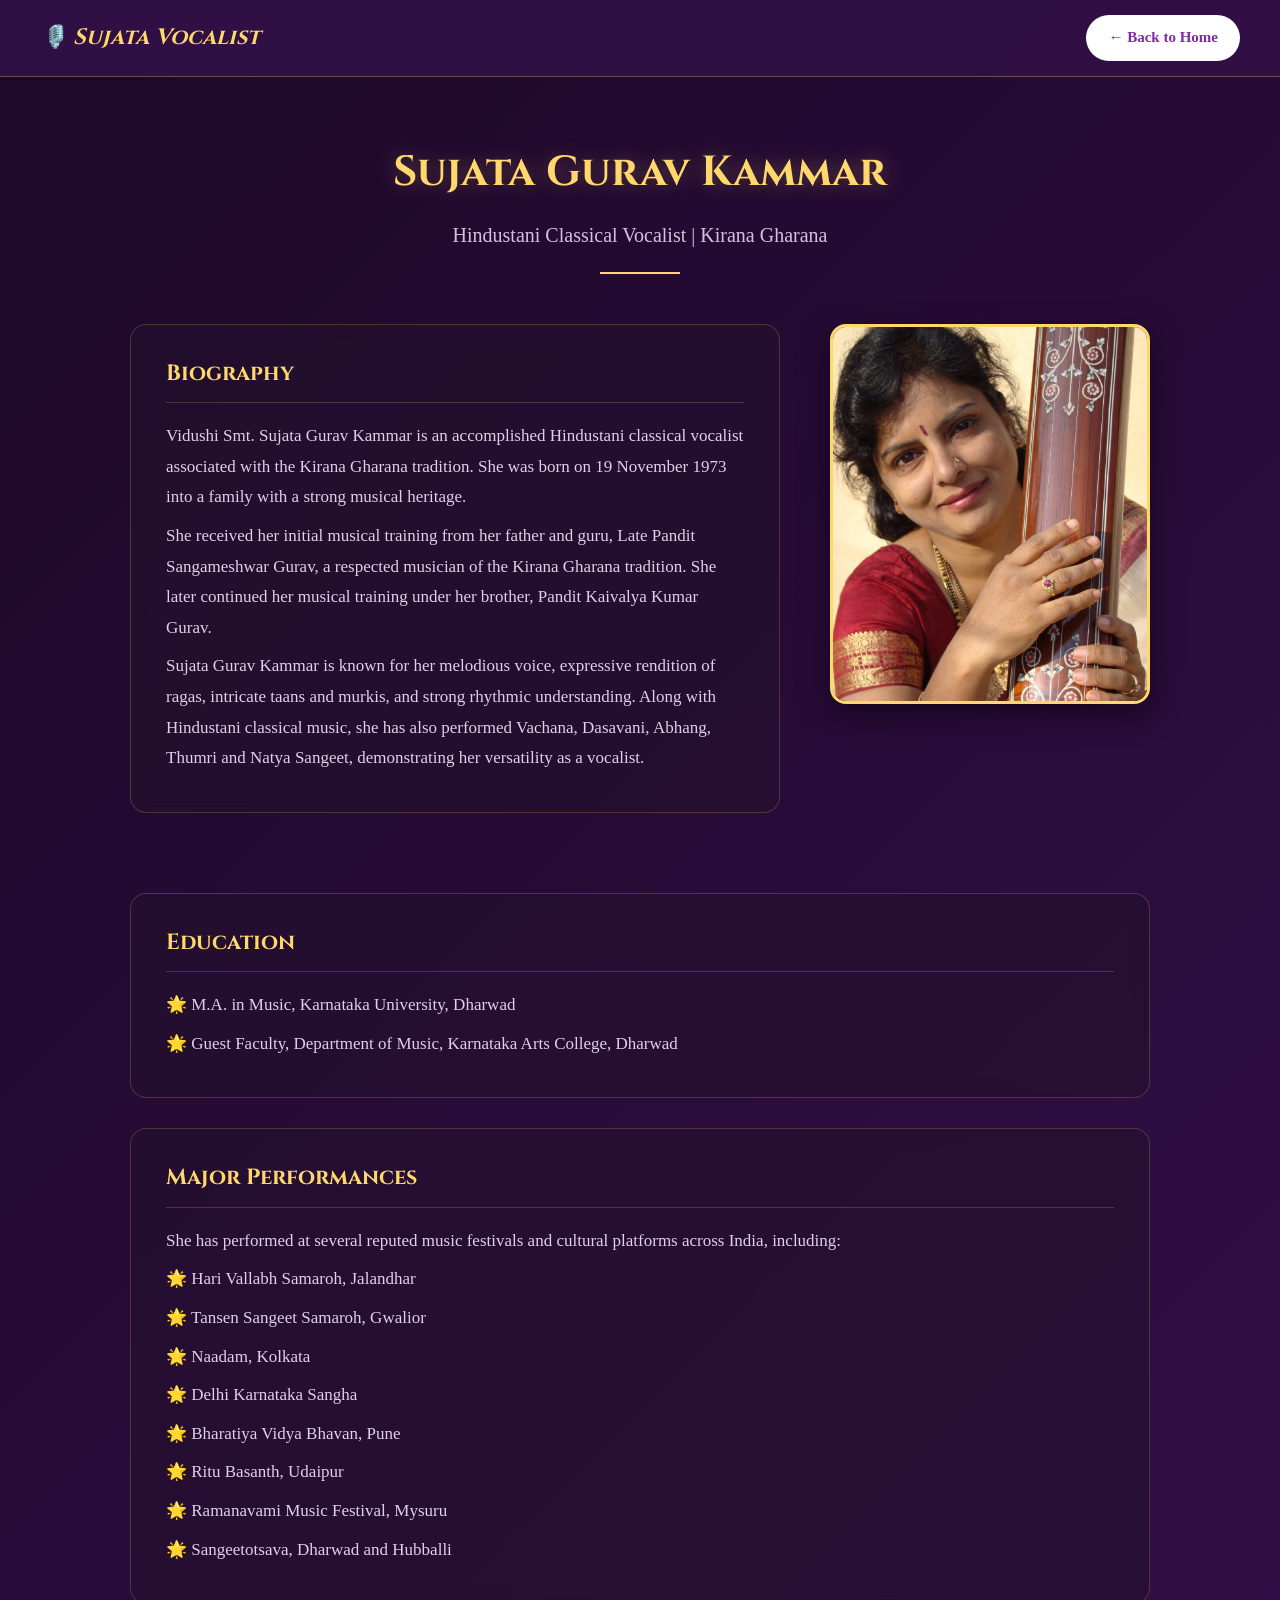
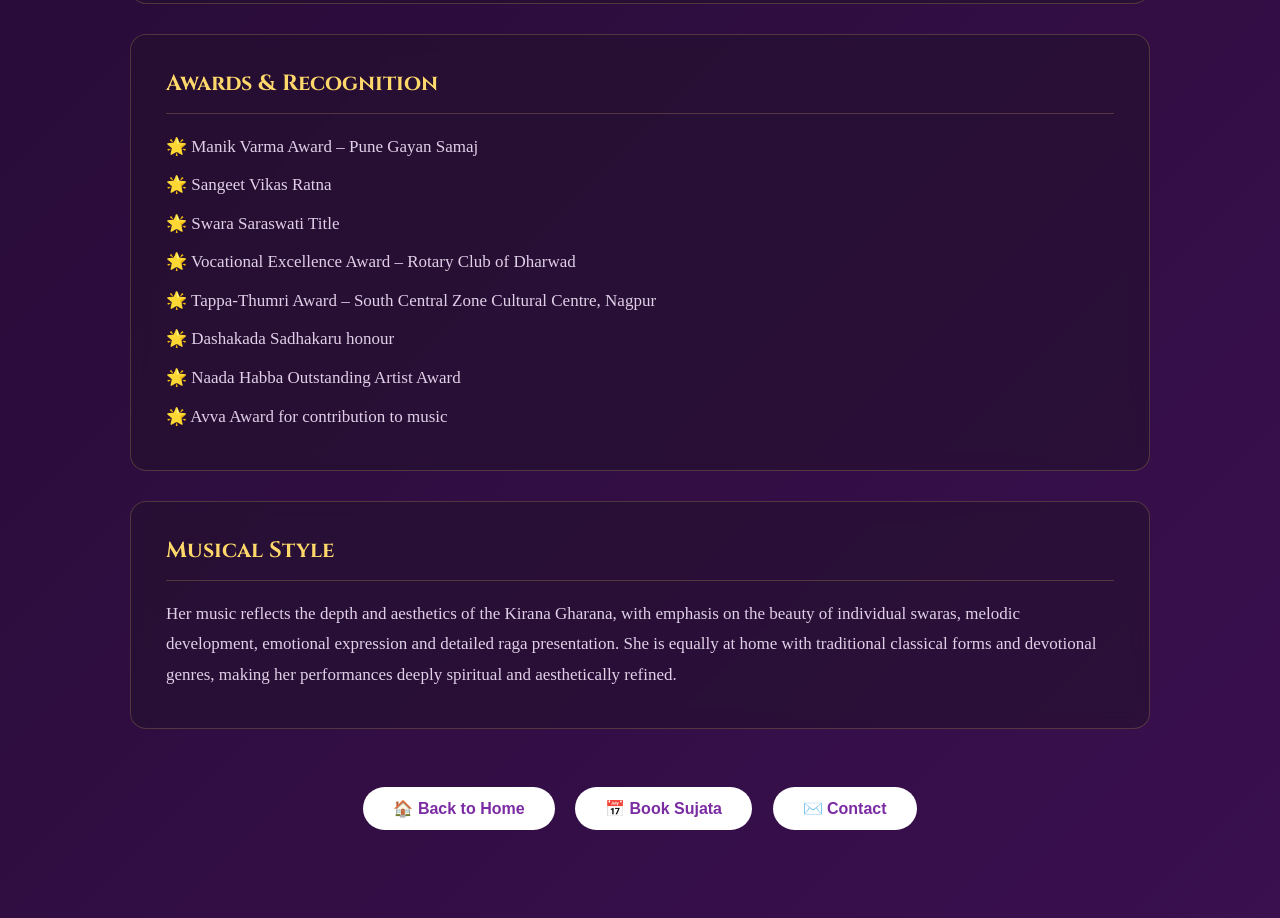
<file: SINGER PORTFOLIO/SINGER PORTFOLIO/templates/explore.html>
<!DOCTYPE html>
<html lang="en">
<head>
    <meta charset="UTF-8">
    <meta name="viewport" content="width=device-width, initial-scale=1.0">
    <title>Explore More – Sujata Gurav | Hindustani Classical Vocalist</title>
    <link rel="preconnect" href="https://fonts.googleapis.com">
    <link href="https://fonts.googleapis.com/css2?family=Cinzel:wght@400;600;700&display=swap" rel="stylesheet">
    <style>
        * { margin: 0; padding: 0; box-sizing: border-box; }
        body {
            background: linear-gradient(135deg, #1c0828, #3a104f);
            min-height: 100vh;
            color: white;
            font-family: Georgia, 'Times New Roman', Times, serif;
            line-height: 1.7;
            font-size: 18px;
        }

        /* NAV BAR */
        .back-nav {
            background: rgba(50, 16, 71, 0.95);
            backdrop-filter: blur(10px);
            padding: 15px 40px;
            display: flex;
            align-items: center;
            justify-content: space-between;
            border-bottom: 1px solid rgba(255,216,107,0.3);
            position: sticky;
            top: 0;
            z-index: 100;
        }
        .back-nav h2 {
            color: #ffd86b;
            font-size: 22px;
            font-family: 'Cinzel', serif;
            font-style: italic;
        }
        .back-btn {
            padding: 10px 22px;
            border: none;
            border-radius: 25px;
            background: white;
            color: #7b2ca3;
            font-size: 15px;
            font-weight: bold;
            cursor: pointer;
            transition: .3s;
            text-decoration: none;
            display: inline-block;
        }
        .back-btn:hover {
            background: #ffd86b;
            color: #321047;
            transform: translateY(-3px);
        }

        /* MAIN CONTENT */
        .page-wrapper {
            max-width: 1100px;
            margin: 0 auto;
            padding: 60px 40px 80px;
        }

        .page-header {
            text-align: center;
            margin-bottom: 50px;
        }
        .page-header h1 {
            color: #ffd86b;
            font-family: 'Cinzel', serif;
            font-size: 42px;
            margin-bottom: 10px;
            text-shadow: 0 0 20px rgba(255,216,107,0.3);
        }
        .page-header h2 {
            color: #d8c0e0;
            font-size: 20px;
            font-weight: normal;
            font-family: Georgia, serif;
        }
        .gold-line {
            width: 80px;
            height: 2px;
            background: #ffd86b;
            margin: 20px auto;
        }

        /* INTRO SECTION */
        .intro-section {
            display: flex;
            align-items: flex-start;
            gap: 50px;
            margin-bottom: 50px;
        }
        .intro-text { flex: 1; }
        .intro-image {
            flex-shrink: 0;
            width: 320px;
        }
        .intro-image img {
            width: 100%;
            height: 380px;
            object-fit: cover;
            border-radius: 16px;
            border: 3px solid #ffd86b;
            box-shadow: 0 10px 30px rgba(0,0,0,0.5);
        }

        /* SECTIONS */
        .section-block {
            background: rgba(36, 18, 46, 0.6);
            border: 1px solid rgba(255, 216, 107, 0.2);
            border-radius: 16px;
            padding: 30px 35px;
            margin-bottom: 30px;
            backdrop-filter: blur(8px);
        }
        .section-block h3 {
            color: #ffd86b;
            font-family: 'Cinzel', serif;
            font-size: 22px;
            margin-bottom: 18px;
            padding-bottom: 10px;
            border-bottom: 1px solid rgba(255,216,107,0.2);
        }
        .section-block p, .section-block li {
            color: #e0d0e8;
            font-size: 17px;
            line-height: 1.8;
            margin-bottom: 8px;
        }
        .section-block ul {
            list-style: none;
            padding: 0;
        }
        .section-block ul li::before {
            content: '🌟 ';
        }
        .award-list li::before {
            content: '🏆 ';
        }
        .perf-list li::before {
            content: '🎵 ';
        }

        /* CTA */
        .cta-section {
            text-align: center;
            margin-top: 50px;
        }
        button {
            padding: 12px 30px;
            margin: 8px;
            border: none;
            border-radius: 25px;
            background: white;
            color: #7b2ca3;
            font-size: 16px;
            font-weight: bold;
            cursor: pointer;
            transition: .3s;
        }
        button:hover {
            background: #ffd86b;
            color: #321047;
            transform: translateY(-4px);
        }

        @media (max-width: 768px) {
            .back-nav { padding: 12px 20px; }
            .page-wrapper { padding: 30px 20px 60px; }
            .page-header h1 { font-size: 28px; }
            .intro-section { flex-direction: column; }
            .intro-image { width: 100%; }
            .intro-image img { height: 250px; }
            .section-block { padding: 20px; }
        }
    </style>
</head>
<body>

    <div class="back-nav">
        <h2>🎙️ Sujata Vocalist</h2>
        <a href="/" class="back-btn">← Back to Home</a>
    </div>

    <div class="page-wrapper">

        <div class="page-header">
            <h1>Sujata Gurav Kammar</h1>
            <h2>Hindustani Classical Vocalist | Kirana Gharana</h2>
            <div class="gold-line"></div>
        </div>

        <div class="intro-section">
            <div class="intro-text">
                <div class="section-block">
                    <h3>Biography</h3>
                    <p>
                        Vidushi Smt. Sujata Gurav Kammar is an accomplished Hindustani classical vocalist associated with the Kirana Gharana tradition. She was born on 19 November 1973 into a family with a strong musical heritage.
                    </p>
                    <p>
                        She received her initial musical training from her father and guru, Late Pandit Sangameshwar Gurav, a respected musician of the Kirana Gharana tradition. She later continued her musical training under her brother, Pandit Kaivalya Kumar Gurav.
                    </p>
                    <p>
                        Sujata Gurav Kammar is known for her melodious voice, expressive rendition of ragas, intricate taans and murkis, and strong rhythmic understanding. Along with Hindustani classical music, she has also performed Vachana, Dasavani, Abhang, Thumri and Natya Sangeet, demonstrating her versatility as a vocalist.
                    </p>
                </div>
            </div>

            <div class="intro-image">
                <img src="../static/about.jpeg" alt="Sujata Gurav – Classical Vocalist">
            </div>
        </div>

        <div class="section-block">
            <h3>Education</h3>
            <ul>
                <li>M.A. in Music, Karnataka University, Dharwad</li>
                <li>Guest Faculty, Department of Music, Karnataka Arts College, Dharwad</li>
            </ul>
        </div>

        <div class="section-block">
            <h3>Major Performances</h3>
            <p>She has performed at several reputed music festivals and cultural platforms across India, including:</p>
            <ul class="perf-list">
                <li>Hari Vallabh Samaroh, Jalandhar</li>
                <li>Tansen Sangeet Samaroh, Gwalior</li>
                <li>Naadam, Kolkata</li>
                <li>Delhi Karnataka Sangha</li>
                <li>Bharatiya Vidya Bhavan, Pune</li>
                <li>Ritu Basanth, Udaipur</li>
                <li>Ramanavami Music Festival, Mysuru</li>
                <li>Sangeetotsava, Dharwad and Hubballi</li>
            </ul>
        </div>

        <div class="section-block">
            <h3>Awards &amp; Recognition</h3>
            <ul class="award-list">
                <li>Manik Varma Award – Pune Gayan Samaj</li>
                <li>Sangeet Vikas Ratna</li>
                <li>Swara Saraswati Title</li>
                <li>Vocational Excellence Award – Rotary Club of Dharwad</li>
                <li>Tappa-Thumri Award – South Central Zone Cultural Centre, Nagpur</li>
                <li>Dashakada Sadhakaru honour</li>
                <li>Naada Habba Outstanding Artist Award</li>
                <li>Avva Award for contribution to music</li>
            </ul>
        </div>

        <div class="section-block">
            <h3>Musical Style</h3>
            <p>
                Her music reflects the depth and aesthetics of the Kirana Gharana, with emphasis on the beauty of individual swaras, melodic development, emotional expression and detailed raga presentation. She is equally at home with traditional classical forms and devotional genres, making her performances deeply spiritual and aesthetically refined.
            </p>
        </div>

        <div class="cta-section">
            <button onclick="window.location.href='/'">🏠 Back to Home</button>
            <button onclick="window.location.href='/#Booking'">📅 Book Sujata</button>
            <button onclick="window.location.href='/#contact'">✉️ Contact</button>
        </div>

    </div>

</body>
</html>
</file>
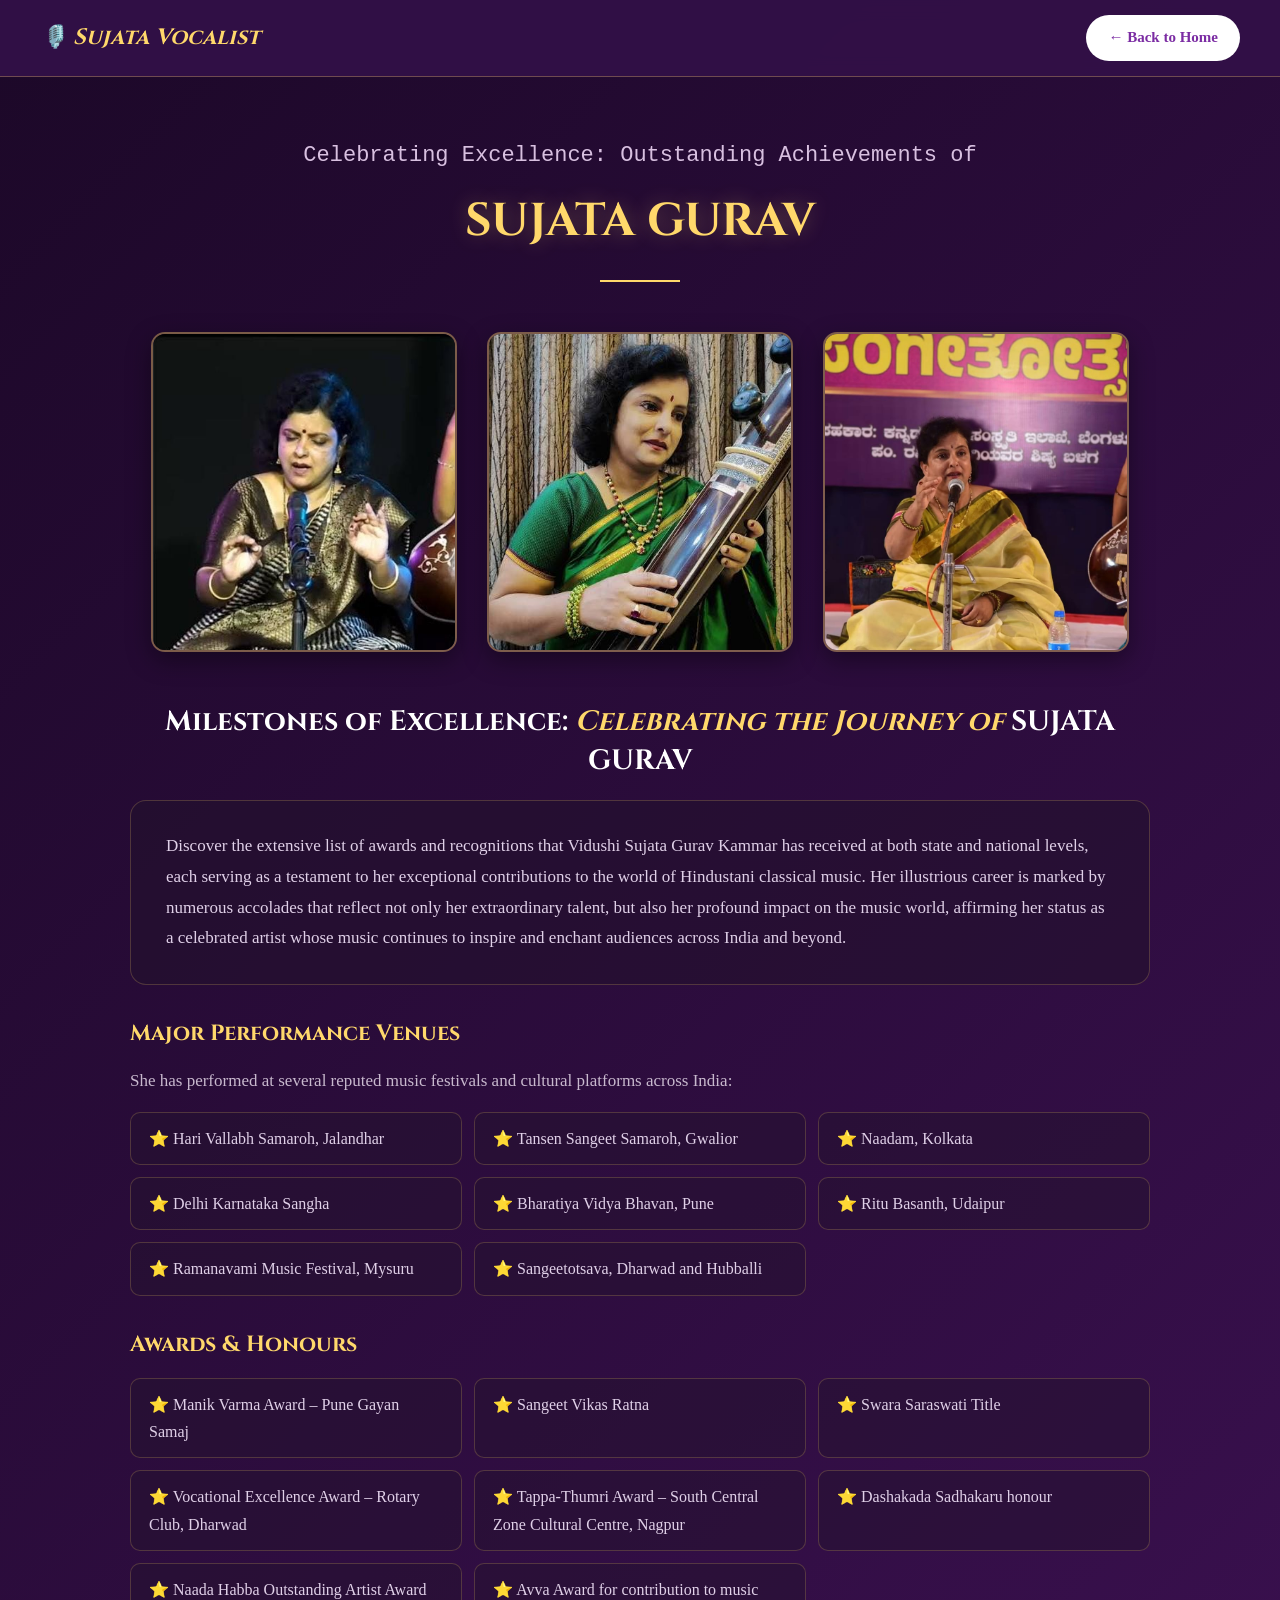
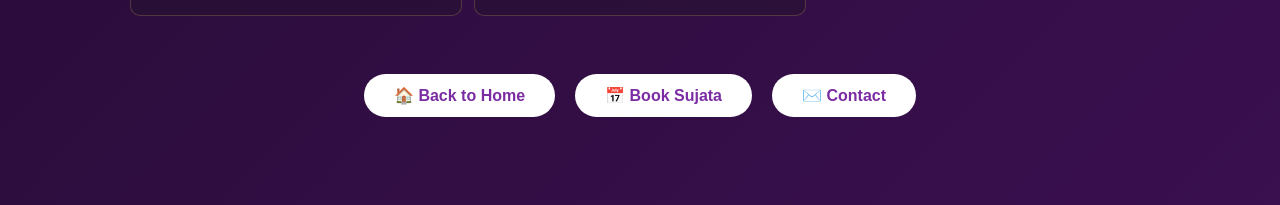
<file: SINGER PORTFOLIO/SINGER PORTFOLIO/templates/learn.html>
<!DOCTYPE html>
<html lang="en">
<head>
    <meta charset="UTF-8">
    <meta name="viewport" content="width=device-width, initial-scale=1.0">
    <title>Achievements – Sujata Gurav | Classical Vocalist</title>
    <link rel="preconnect" href="https://fonts.googleapis.com">
    <link href="https://fonts.googleapis.com/css2?family=Cinzel:wght@400;600;700&display=swap" rel="stylesheet">
    <style>
        * { margin: 0; padding: 0; box-sizing: border-box; }
        body {
            background: linear-gradient(135deg, #1c0828, #3a104f);
            min-height: 100vh;
            color: white;
            font-family: Georgia, 'Times New Roman', Times, serif;
            line-height: 1.7;
        }

        .back-nav {
            background: rgba(50, 16, 71, 0.95);
            backdrop-filter: blur(10px);
            padding: 15px 40px;
            display: flex;
            align-items: center;
            justify-content: space-between;
            border-bottom: 1px solid rgba(255,216,107,0.3);
            position: sticky;
            top: 0;
            z-index: 100;
        }
        .back-nav h2 {
            color: #ffd86b;
            font-size: 22px;
            font-family: 'Cinzel', serif;
            font-style: italic;
        }
        .back-btn {
            padding: 10px 22px;
            border: none;
            border-radius: 25px;
            background: white;
            color: #7b2ca3;
            font-size: 15px;
            font-weight: bold;
            cursor: pointer;
            transition: .3s;
            text-decoration: none;
            display: inline-block;
        }
        .back-btn:hover {
            background: #ffd86b;
            color: #321047;
            transform: translateY(-3px);
        }

        .page-wrapper {
            max-width: 1100px;
            margin: 0 auto;
            padding: 60px 40px 80px;
        }

        .page-header {
            text-align: center;
            margin-bottom: 50px;
        }
        .page-header h2 {
            color: #d8c0e0;
            font-size: 22px;
            font-weight: normal;
            margin-bottom: 8px;
            font-family: 'Courier New', Courier, monospace;
        }
        .page-header h1 {
            color: #ffd86b;
            font-family: 'Cinzel', serif;
            font-size: 46px;
            text-shadow: 0 0 20px rgba(255,216,107,0.3);
        }
        .gold-line { width: 80px; height: 2px; background: #ffd86b; margin: 20px auto; }

        .main-heading {
            color: white;
            font-size: 28px;
            text-align: center;
            line-height: 1.4;
            margin: 40px 0 20px;
            font-family: 'Cinzel', serif;
        }
        .main-heading span { color: #ffd86b; font-style: italic; }

        /* Photo Gallery */
        .photo-gallery {
            display: flex;
            gap: 30px;
            justify-content: center;
            margin-bottom: 50px;
            flex-wrap: wrap;
        }
        .photo-gallery img {
            width: 30%;
            min-width: 200px;
            height: 320px;
            object-fit: cover;
            border-radius: 14px;
            border: 2px solid rgba(255,216,107,0.4);
            transition: 0.4s;
            box-shadow: 0 8px 25px rgba(0,0,0,0.4);
        }
        .photo-gallery img:hover {
            transform: scale(1.04);
            border-color: #ffd86b;
            box-shadow: 0 12px 35px rgba(0,0,0,0.5), 0 0 20px rgba(255,216,107,0.2);
        }

        .description-block {
            background: rgba(36, 18, 46, 0.6);
            border: 1px solid rgba(255,216,107,0.2);
            border-radius: 16px;
            padding: 30px 35px;
            margin-bottom: 30px;
            font-size: 17px;
            line-height: 1.8;
            color: #e0d0e8;
        }

        h4 {
            color: #ffd86b;
            font-size: 22px;
            margin: 30px 0 15px;
            font-family: 'Cinzel', serif;
        }

        .performance-list {
            list-style: none;
            padding: 0;
            display: grid;
            grid-template-columns: repeat(auto-fill, minmax(280px, 1fr));
            gap: 12px;
            margin-bottom: 30px;
        }
        .performance-list li {
            background: rgba(36,18,46,0.5);
            border: 1px solid rgba(255,216,107,0.2);
            border-radius: 10px;
            padding: 12px 18px;
            color: #e0d0e8;
            font-size: 16px;
            transition: 0.3s;
        }
        .performance-list li::before { content: '⭐ '; }
        .performance-list li:hover {
            border-color: rgba(255,216,107,0.5);
            background: rgba(93,38,117,0.2);
            transform: translateX(4px);
        }

        .cta-section { text-align: center; margin-top: 50px; }
        button {
            padding: 12px 30px; margin: 8px;
            border: none; border-radius: 25px;
            background: white; color: #7b2ca3;
            font-size: 16px; font-weight: bold;
            cursor: pointer; transition: .3s;
        }
        button:hover {
            background: #ffd86b; color: #321047;
            transform: translateY(-4px);
        }

        @media (max-width: 768px) {
            .back-nav { padding: 12px 20px; }
            .page-wrapper { padding: 30px 20px 60px; }
            .page-header h1 { font-size: 30px; }
            .photo-gallery img { width: 100%; height: 200px; }
            .description-block { padding: 20px; }
        }
    </style>
</head>
<body>

    <div class="back-nav">
        <h2>🎙️ Sujata Vocalist</h2>
        <a href="/" class="back-btn">← Back to Home</a>
    </div>

    <div class="page-wrapper">

        <div class="page-header">
            <h2>Celebrating Excellence: Outstanding Achievements of</h2>
            <h1>SUJATA GURAV</h1>
            <div class="gold-line"></div>
        </div>

        <div class="photo-gallery">
            <img src="../static/gal1.jpeg" alt="Award 1">
            <img src="../static/gal2.jpeg" alt="Award 2">
            <img src="../static/gal13.jpeg" alt="Award 3">
        </div>

        <h2 class="main-heading">
            Milestones of Excellence:
            <span>Celebrating the Journey of</span>
            SUJATA GURAV
        </h2>

        <div class="description-block">
            <p>
                Discover the extensive list of awards and recognitions that Vidushi Sujata Gurav Kammar
                has received at both state and national levels, each serving as a testament to her exceptional
                contributions to the world of Hindustani classical music. Her illustrious career is marked by
                numerous accolades that reflect not only her extraordinary talent, but also her profound impact
                on the music world, affirming her status as a celebrated artist whose music continues to inspire
                and enchant audiences across India and beyond.
            </p>
        </div>

        <h4>Major Performance Venues</h4>
        <p style="color:#c8b9ce; margin-bottom:16px; font-size:17px;">She has performed at several reputed music festivals and cultural platforms across India:</p>

        <ul class="performance-list">
            <li>Hari Vallabh Samaroh, Jalandhar</li>
            <li>Tansen Sangeet Samaroh, Gwalior</li>
            <li>Naadam, Kolkata</li>
            <li>Delhi Karnataka Sangha</li>
            <li>Bharatiya Vidya Bhavan, Pune</li>
            <li>Ritu Basanth, Udaipur</li>
            <li>Ramanavami Music Festival, Mysuru</li>
            <li>Sangeetotsava, Dharwad and Hubballi</li>
        </ul>

        <h4>Awards &amp; Honours</h4>
        <ul class="performance-list">
            <li>Manik Varma Award – Pune Gayan Samaj</li>
            <li>Sangeet Vikas Ratna</li>
            <li>Swara Saraswati Title</li>
            <li>Vocational Excellence Award – Rotary Club, Dharwad</li>
            <li>Tappa-Thumri Award – South Central Zone Cultural Centre, Nagpur</li>
            <li>Dashakada Sadhakaru honour</li>
            <li>Naada Habba Outstanding Artist Award</li>
            <li>Avva Award for contribution to music</li>
        </ul>

        <div class="cta-section">
            <button onclick="window.location.href='/'">🏠 Back to Home</button>
            <button onclick="window.location.href='/#Booking'">📅 Book Sujata</button>
            <button onclick="window.location.href='/#contact'">✉️ Contact</button>
        </div>

    </div>

</body>
</html>
</file>
